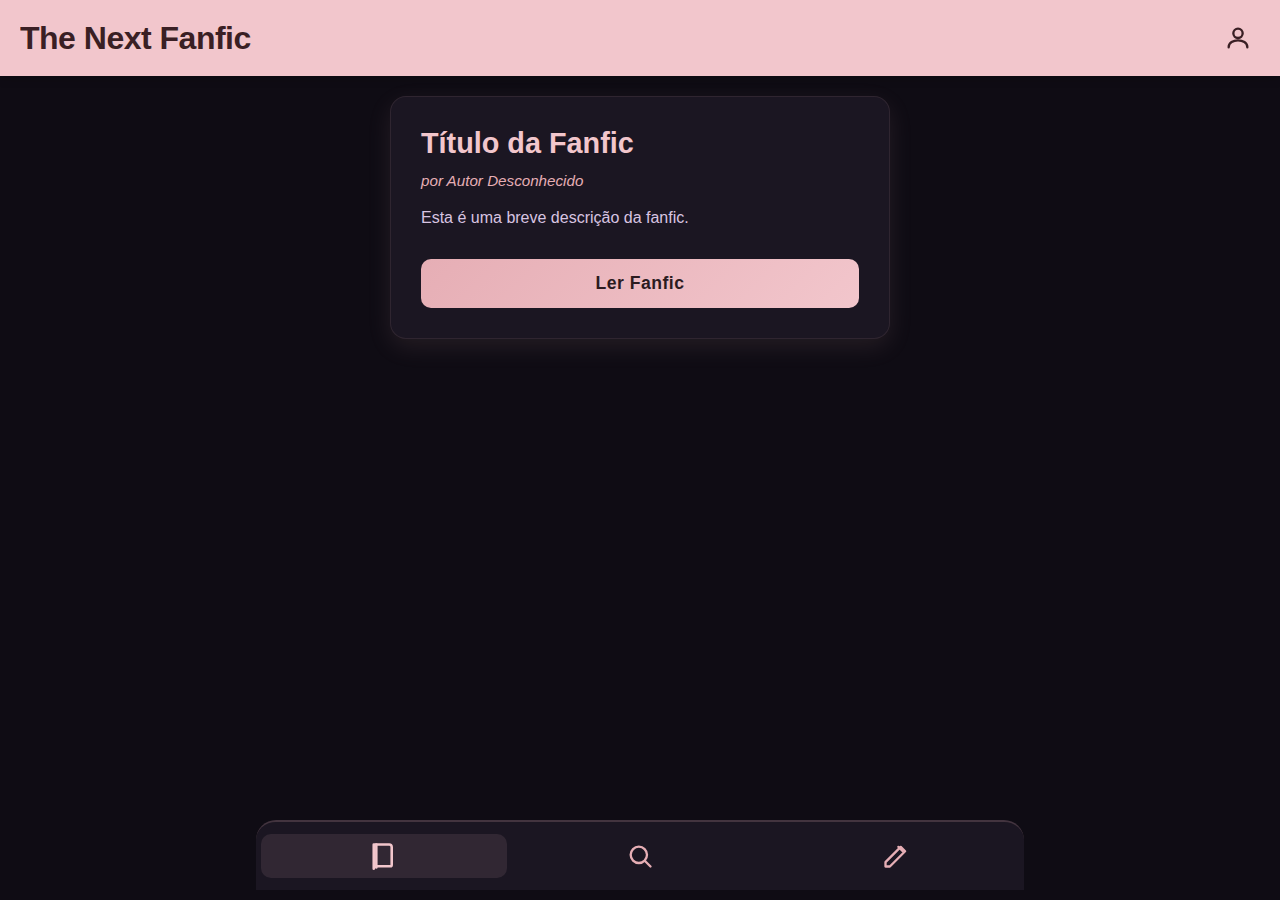
<file: index.html>
<!DOCTYPE html>
<html lang="pt-BR">
<head>
    <meta charset="UTF-8">
    <meta name="viewport" content="width=device-width, initial-scale=1.0">
    <title>The Next Fanfic</title>
    <link rel="stylesheet" href="style.css">
</head>
<body>

    <header class="top-header">
        <h1>The Next Fanfic</h1>

        <!-- Ícone de perfil -->
        <button class="profile-btn" id="profileBtn">
            <svg viewBox="0 0 24 24">
                <circle cx="12" cy="8" r="4"/>
                <path d="M4 20c0-4 4-6 8-6s8 2 8 6"/>
            </svg>
        </button>
    </header>

    <main>
        <section class="fanfic-card">
            <h2>Título da Fanfic</h2>
            <p class="autor">por Autor Desconhecido</p>
            <p class="resumo">
                Esta é uma breve descrição da fanfic.
            </p>
            <button class="ler-btn" id="lerBtn">Ler Fanfic</button>
        </section>
    </main>

    <!-- Abas inferiores -->
    <nav class="bottom-tabs">
        <!-- Livro -->
        <button class="tab active" data-tab="home">
            <svg viewBox="0 0 24 24">
                <path d="M4 3h12a2 2 0 0 1 2 2v14a1 1 0 0 1-1 1H6a2 2 0 0 0-2 2V3z"/>
                <path d="M6 3v18"/>
            </svg>
        </button>

        <!-- Lupa (meio) -->
        <button class="tab" data-tab="buscar">
            <svg viewBox="0 0 24 24">
                <circle cx="11" cy="11" r="7"/>
                <line x1="16.5" y1="16.5" x2="21" y2="21"/>
            </svg>
        </button>

        <!-- Lápis (último) -->
        <button class="tab" data-tab="escrever">
            <svg viewBox="0 0 24 24">
                <path d="M3 17.25V21h3.75L19.81 7.94l-3.75-3.75L3 17.25z"/>
                <path d="M14.06 4.19l3.75 3.75"/>
            </svg>
        </button>
    </nav>

    <script src="script.js"></script>
</body>
</html>
</file>
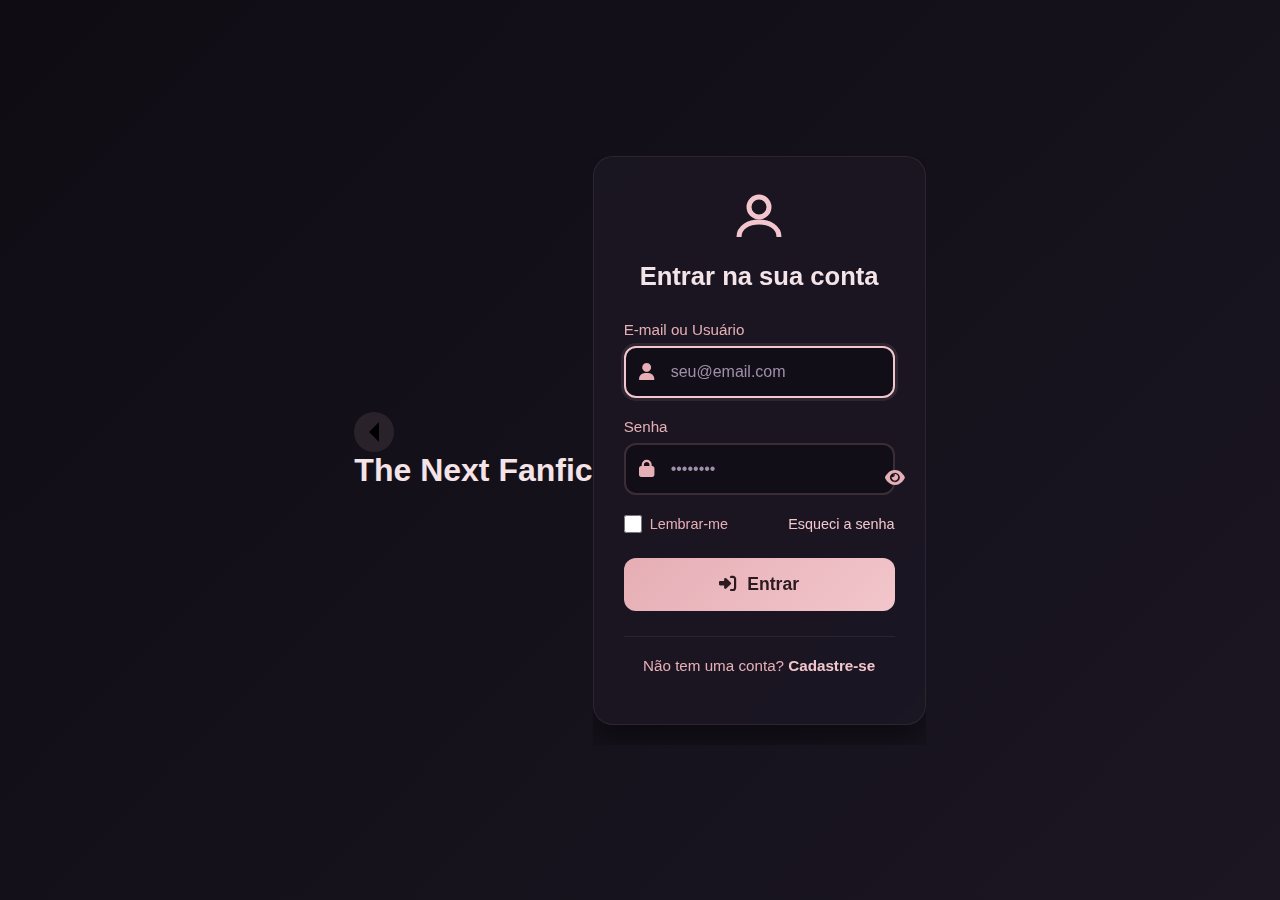
<file: login/index.html>
<!DOCTYPE html>
<html lang="pt-BR">
<head>
    <meta charset="UTF-8">
    <meta name="viewport" content="width=device-width, initial-scale=1.0, maximum-scale=1.0, user-scalable=no">
    <title>Login - The Next Fanfic</title>
    <link rel="stylesheet" href="style.css">
    <link rel="stylesheet" href="https://cdnjs.cloudflare.com/ajax/libs/font-awesome/6.4.0/css/all.min.css">
</head>
<body>
    <header class="top-header">
        <a href="../" class="back-btn">
            <svg viewBox="0 0 24 24">
                <path d="M15 6l-6 6 6 6"/>
            </svg>
        </a>
        <h1>The Next Fanfic</h1>
    </header>
    
    <main>
        <div class="login-container">
            <div class="login-card">
                <div class="logo">
                    <svg viewBox="0 0 24 24">
                        <circle cx="12" cy="8" r="4"/>
                        <path d="M4 20c0-4 4-6 8-6s8 2 8 6"/>
                    </svg>
                    <h2>Entrar na sua conta</h2>
                </div>
                
                <form id="loginForm" class="login-form">
                    <div class="input-group">
                        <label for="email">E-mail ou Usuário</label>
                        <div class="input-with-icon">
                            <i class="fas fa-user"></i>
                            <input type="text" id="email" placeholder="seu@email.com" required
                                   autocapitalize="none" autocorrect="off" inputmode="email">
                        </div>
                    </div>
                    
                    <div class="input-group">
                        <label for="password">Senha</label>
                        <div class="input-with-icon">
                            <i class="fas fa-lock"></i>
                            <input type="password" id="password" placeholder="••••••••" required
                                   autocapitalize="none" autocorrect="off">
                            <button type="button" class="show-password" id="showPassword" aria-label="Mostrar senha">
                                <i class="fas fa-eye"></i>
                            </button>
                        </div>
                    </div>
                    
                    <div class="options">
                        <label class="remember">
                            <input type="checkbox" id="remember">
                            <span>Lembrar-me</span>
                        </label>
                        <a href="#" class="forgot-password">Esqueci a senha</a>
                    </div>
                    
                    <button type="submit" class="login-btn">
                        <i class="fas fa-sign-in-alt"></i>
                        Entrar
                    </button>
                    
                    <div class="register-link">
                        Não tem uma conta? <a href="/register/">Cadastre-se</a>
                    </div>
                </form>
            </div>
        </div>
    </main>

    <script src="script.js"></script>
</body>
</html>
</file>
<file: style.css>
* {
    margin: 0;
    padding: 0;
    box-sizing: border-box;
    font-family: 'Segoe UI', Tahoma, Geneva, Verdana, sans-serif;
}

body {
    background-color: #0f0c14;
    color: #f5e4e7;
    min-height: 100vh;
    display: flex;
    flex-direction: column;
}

button {
    -webkit-tap-highlight-color: transparent;
    cursor: pointer;
    outline: none;
}

/* Cabeçalho */
.top-header {
    position: relative;
    background-color: #f2c6cc;
    padding: 16px 20px;
    display: flex;
    align-items: center;
    justify-content: space-between;
    min-height: 60px;
    box-shadow: 0 2px 10px rgba(0, 0, 0, 0.2);
}

.top-header h1 {
    font-size: 1.7rem;
    color: #3a1f24;
    white-space: nowrap;
    overflow: hidden;
    text-overflow: ellipsis;
    max-width: calc(100% - 60px);
    font-weight: 700;
    letter-spacing: -0.5px;
}

.profile-btn {
    background: none;
    border: none;
    padding: 8px;
    margin-left: auto;
    flex-shrink: 0;
    transition: all 0.2s ease;
}

.profile-btn svg {
    width: 28px;
    height: 28px;
    stroke: #3a1f24;
    fill: none;
    stroke-width: 2;
    stroke-linecap: round;
    stroke-linejoin: round;
    display: block;
}

.profile-btn:hover {
    transform: scale(1.05);
}

.profile-btn:active {
    transform: scale(0.95);
    opacity: 0.8;
}

/* Conteúdo */
main {
    flex: 1;
    padding: 20px;
    padding-bottom: 90px;
    display: flex;
    justify-content: center;
    align-items: flex-start;
}

.fanfic-card {
    background-color: #1b1622;
    border-radius: 16px;
    padding: 24px;
    max-width: 420px;
    width: 100%;
    box-shadow: 0 8px 25px rgba(230, 174, 181, 0.1);
    border: 1px solid rgba(230, 174, 181, 0.1);
    transition: transform 0.3s ease;
}

.fanfic-card:hover {
    transform: translateY(-2px);
}

.fanfic-card h2 {
    margin-bottom: 12px;
    color: #f2c6cc;
    font-size: 1.8rem;
    font-weight: 600;
}

.autor {
    font-size: 0.95rem;
    color: #e6aeb5;
    margin-bottom: 16px;
    font-style: italic;
}

.resumo {
    font-size: 1rem;
    margin-bottom: 20px;
    line-height: 1.6;
    color: #d8c4e1;
}

/* Botão principal */
.fanfic-card button {
    width: 100%;
    padding: 14px;
    border: none;
    border-radius: 10px;
    background: linear-gradient(135deg, #e6aeb5, #f2c6cc);
    color: #2b1b1f;
    font-size: 1.1rem;
    font-weight: 600;
    transition: all 0.3s ease;
    margin-top: 8px;
    letter-spacing: 0.5px;
}

.fanfic-card button:hover {
    transform: translateY(-2px);
    box-shadow: 0 5px 15px rgba(230, 174, 181, 0.4);
}

.fanfic-card button:active {
    transform: translateY(0);
    opacity: 0.9;
}

/* Abas inferiores */
.bottom-tabs {
    position: fixed;
    bottom: 0;
    left: 0;
    width: 100%;
    background-color: #1b1622;
    display: flex;
    justify-content: space-around;
    padding: 12px 0;
    border-top: 2px solid rgba(230, 174, 181, 0.2);
    backdrop-filter: blur(10px);
    z-index: 1000;
}

.bottom-tabs .tab {
    background: none;
    border: none;
    padding: 8px;
    flex: 1;
    display: flex;
    justify-content: center;
    align-items: center;
    transition: all 0.3s ease;
    border-radius: 10px;
    margin: 0 5px;
}

.bottom-tabs svg {
    width: 28px;
    height: 28px;
    stroke: #e6aeb5;
    fill: none;
    stroke-width: 2;
    stroke-linecap: round;
    stroke-linejoin: round;
    transition: all 0.3s ease;
}

.bottom-tabs .tab.active {
    background-color: rgba(242, 198, 204, 0.1);
}

.bottom-tabs .tab.active svg {
    stroke: #f2c6cc;
    transform: scale(1.1);
}

.bottom-tabs .tab:hover:not(.active) {
    background-color: rgba(230, 174, 181, 0.05);
}

.bottom-tabs .tab:hover:not(.active) svg {
    transform: scale(1.05);
}

.bottom-tabs .tab:active {
    transform: scale(0.95);
}

/* Responsividade */
@media (min-width: 768px) {
    .fanfic-card {
        max-width: 500px;
        padding: 30px;
    }
    
    .top-header h1 {
        font-size: 2rem;
    }
    
    .bottom-tabs {
        max-width: 768px;
        left: 50%;
        transform: translateX(-50%);
        border-radius: 20px 20px 0 0;
        margin-bottom: 10px;
    }
}

@media (max-width: 360px) {
    .top-header {
        padding: 12px 16px;
    }
    
    .top-header h1 {
        font-size: 1.4rem;
    }
    
    .fanfic-card {
        padding: 18px;
    }
}
</file>
<file: login/style.css>
* {
    margin: 0;
    padding: 0;
    box-sizing: border-box;
    font-family: 'Segoe UI', Tahoma, Geneva, Verdana, sans-serif;
}

body {
    background: linear-gradient(135deg, #0f0c14 0%, #1b1622 100%);
    color: #f5e4e7;
    min-height: 100vh;
    display: flex;
    justify-content: center;
    align-items: center;
    padding: 20px;
    overflow: hidden; /* Remove rolagem */
}

.login-container {
    width: 100%;
    max-width: 420px;
    max-height: 95vh; /* Limita altura máxima */
    overflow-y: auto; /* Permite rolagem apenas dentro do container se necessário */
    overflow-x: hidden; /* Remove rolagem horizontal */
    scrollbar-width: thin; /* Firefox */
    scrollbar-color: #f2c6cc transparent; /* Firefox */
}

/* Estiliza scrollbar para Webkit (Chrome, Safari, Edge) */
.login-container::-webkit-scrollbar {
    width: 6px;
}

.login-container::-webkit-scrollbar-track {
    background: transparent;
}

.login-container::-webkit-scrollbar-thumb {
    background: #f2c6cc;
    border-radius: 10px;
}

.login-container::-webkit-scrollbar-thumb:hover {
    background: #e6aeb5;
}

/* Cabeçalho do login */
.login-header {
    display: flex;
    align-items: center;
    margin-bottom: 30px;
    position: sticky;
    top: 0;
    background: linear-gradient(135deg, #0f0c14 0%, #1b1622 100%);
    padding: 10px 0;
    z-index: 10;
}

.back-btn {
    background: rgba(242, 198, 204, 0.1);
    border: none;
    color: #f2c6cc;
    width: 40px;
    height: 40px;
    border-radius: 50%;
    display: flex;
    align-items: center;
    justify-content: center;
    text-decoration: none;
    margin-right: 15px;
    transition: all 0.3s ease;
    cursor: pointer;
    flex-shrink: 0; /* Evita que o botão diminua */
}

.back-btn:hover {
    background: rgba(242, 198, 204, 0.2);
    transform: translateX(-3px);
}

.back-btn i {
    font-size: 1.2rem;
}

.login-header h1 {
    font-size: 1.8rem;
    color: #f2c6cc;
    font-weight: 700;
    white-space: nowrap;
    overflow: hidden;
    text-overflow: ellipsis;
}

/* Cartão de login */
.login-card {
    background-color: rgba(27, 22, 34, 0.9);
    border-radius: 20px;
    padding: 30px;
    box-shadow: 0 15px 35px rgba(0, 0, 0, 0.5);
    border: 1px solid rgba(230, 174, 181, 0.1);
    backdrop-filter: blur(10px);
    margin-bottom: 20px; /* Espaço no final */
}

.logo {
    text-align: center;
    margin-bottom: 30px;
}

.logo svg {
    width: 60px;
    height: 60px;
    stroke: #f2c6cc;
    fill: none;
    stroke-width: 2;
    margin-bottom: 15px;
    display: block;
    margin: 0 auto 15px;
}

.logo h2 {
    font-size: 1.6rem;
    color: #f5e4e7;
    font-weight: 600;
}

/* Formulário */
.login-form {
    margin-bottom: 20px;
}

.input-group {
    margin-bottom: 20px;
}

.input-group label {
    display: block;
    margin-bottom: 8px;
    color: #e6aeb5;
    font-size: 0.95rem;
    font-weight: 500;
}

.input-with-icon {
    position: relative;
    display: flex;
    align-items: center;
}

.input-with-icon i:first-child {
    position: absolute;
    left: 15px;
    color: #e6aeb5;
    font-size: 1.1rem;
}

.input-with-icon input {
    width: 100%;
    padding: 15px 15px 15px 45px;
    background: rgba(15, 12, 20, 0.7);
    border: 2px solid rgba(230, 174, 181, 0.2);
    border-radius: 12px;
    color: #f5e4e7;
    font-size: 1rem;
    transition: all 0.3s ease;
}

.input-with-icon input:focus {
    outline: none;
    border-color: #f2c6cc;
    box-shadow: 0 0 0 3px rgba(242, 198, 204, 0.1);
}

.input-with-icon input::placeholder {
    color: #a08faa;
}

.show-password {
    position: absolute;
    right: 15px;
    background: none;
    border: none;
    color: #e6aeb5;
    font-size: 1rem;
    cursor: pointer;
    padding: 5px;
    transition: all 0.3s ease;
}

.show-password:hover {
    color: #f2c6cc;
}

/* Opções */
.options {
    display: flex;
    justify-content: space-between;
    align-items: center;
    margin-bottom: 25px;
    flex-wrap: wrap;
    gap: 10px;
}

.remember {
    display: flex;
    align-items: center;
    cursor: pointer;
}

.remember input {
    margin-right: 8px;
    accent-color: #f2c6cc;
    width: 18px;
    height: 18px;
    cursor: pointer;
}

.remember span {
    color: #e6aeb5;
    font-size: 0.9rem;
}

.forgot-password {
    color: #f2c6cc;
    text-decoration: none;
    font-size: 0.9rem;
    transition: all 0.3s ease;
}

.forgot-password:hover {
    text-decoration: underline;
    color: #e6aeb5;
}

/* Botão de login */
.login-btn {
    width: 100%;
    padding: 16px;
    background: linear-gradient(135deg, #e6aeb5, #f2c6cc);
    border: none;
    border-radius: 12px;
    color: #2b1b1f;
    font-size: 1.1rem;
    font-weight: 600;
    cursor: pointer;
    transition: all 0.3s ease;
    display: flex;
    align-items: center;
    justify-content: center;
    gap: 10px;
    margin-bottom: 25px;
}

.login-btn:hover {
    transform: translateY(-2px);
    box-shadow: 0 7px 20px rgba(230, 174, 181, 0.4);
}

.login-btn:active {
    transform: translateY(0);
}

/* Link para registro */
.register-link {
    text-align: center;
    color: #e6aeb5;
    font-size: 0.95rem;
    padding-top: 20px;
    border-top: 1px solid rgba(230, 174, 181, 0.1);
}

.register-link a {
    color: #f2c6cc;
    text-decoration: none;
    font-weight: 600;
    transition: all 0.3s ease;
}

.register-link a:hover {
    text-decoration: underline;
    color: #e6aeb5;
}

/* Responsividade */
@media (max-height: 700px) {
    .login-container {
        max-height: 90vh;
    }
    
    .login-card {
        padding: 20px;
    }
    
    .logo svg {
        width: 50px;
        height: 50px;
        margin-bottom: 10px;
    }
    
    .logo h2 {
        font-size: 1.4rem;
        margin-bottom: 20px;
    }
    
    .input-group {
        margin-bottom: 15px;
    }
    
    .input-with-icon input {
        padding: 12px 15px 12px 45px;
    }
    
    .options {
        margin-bottom: 20px;
    }
    
    .login-btn {
        padding: 14px;
        margin-bottom: 20px;
    }
}

@media (max-width: 480px) {
    body {
        padding: 15px;
    }
    
    .login-card {
        padding: 25px 20px;
    }
    
    .login-header h1 {
        font-size: 1.6rem;
    }
    
    .logo h2 {
        font-size: 1.4rem;
    }
    
    .options {
        flex-direction: column;
        align-items: flex-start;
        gap: 15px;
    }
}

@media (max-width: 360px) {
    body {
        padding: 10px;
    }
    
    .login-card {
        padding: 20px 15px;
    }
    
    .login-header h1 {
        font-size: 1.4rem;
    }
    
    .back-btn {
        width: 35px;
        height: 35px;
        margin-right: 10px;
    }
}

/* Animações */
@keyframes fadeIn {
    from {
        opacity: 0;
        transform: translateY(20px);
    }
    to {
        opacity: 1;
        transform: translateY(0);
    }
}

.login-card {
    animation: fadeIn 0.5s ease-out;
}

/* Melhorias para acessibilidade */
input:focus, button:focus {
    outline: 2px solid #f2c6cc;
    outline-offset: 2px;
}

/* Remove efeito de seleção em mobile */
.login-btn:active, .back-btn:active {
    transform: scale(0.98);
}
</file>
